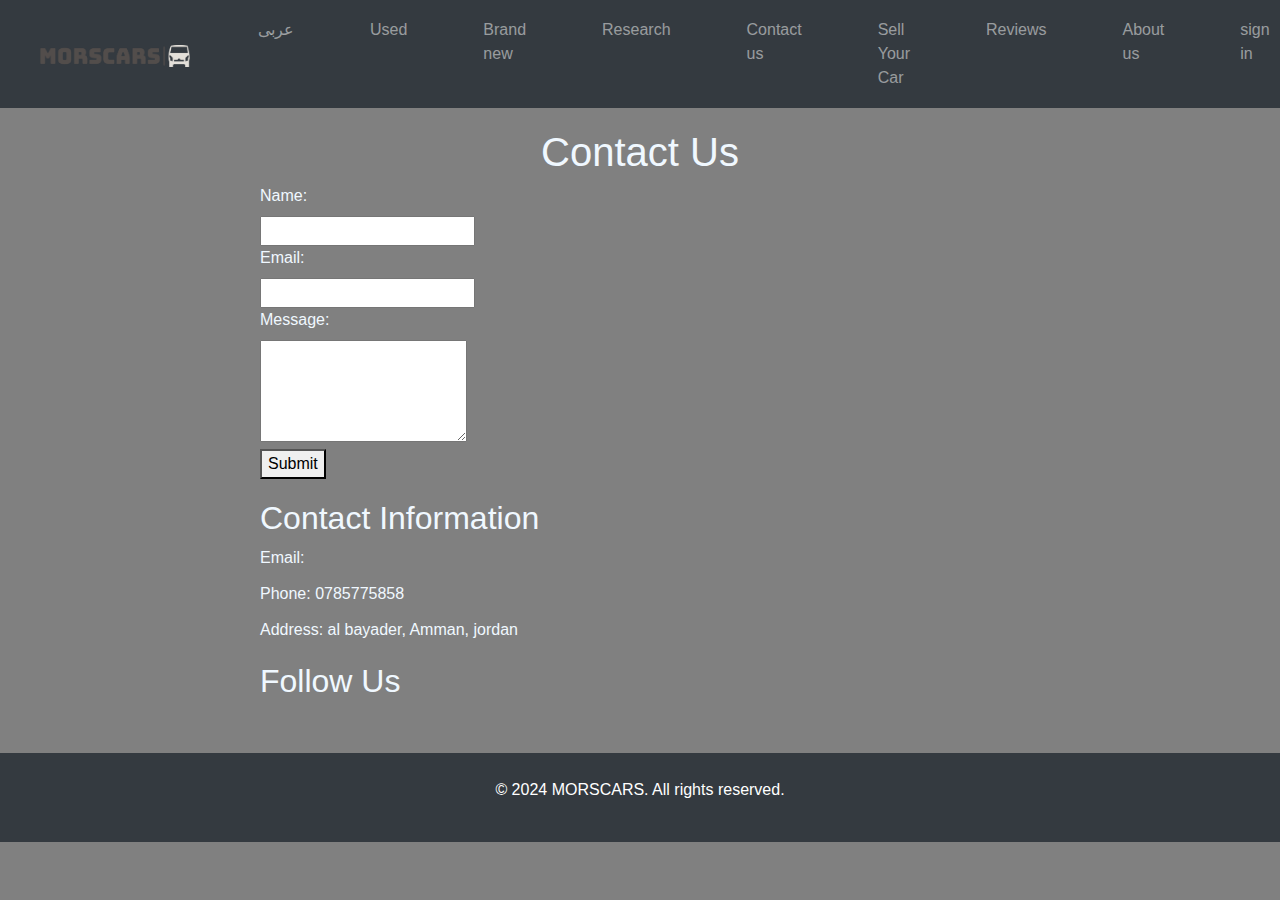
<file: contactus.html>
<!DOCTYPE html>
<html lang="en">
<head>
    <title>Contact Us</title>
    <link href="https://stackpath.bootstrapcdn.com/bootstrap/4.5.2/css/bootstrap.min.css" rel="stylesheet">
    <style>
     
        body {
            font-family: Arial, sans-serif;
            margin: 0;
            padding: 0;
        }
        .container {
            max-width: 800px;
            margin: 0 auto;
            padding: 20px;
        }
        h1 {
            text-align: center;
        }
        p {
            line-height: 1.9;
        }
        .contact-info {
            margin-top: 20px;
        }
        .contact-info p {
            margin-bottom: 10px;
        }
        .social-links {
            margin-top: 20px;
        }
        .social-links a {
            display: inline-block;
            margin-right: 10px;
        }
       
    </style>
     <link rel="stylesheet" href="nav1.css">
</head>
<nav class="navbar navbar-expand-lg navbar-dark bg-dark">
    <a class="navbar-brand" href="index.html">
        <img src="morscars.png" alt="MORSCARS.com" width="150">
    </a>
    <button class="navbar-toggler" type="button" data-toggle="collapse" data-target="#navbarNav" aria-controls="navbarNav" aria-expanded="false" aria-label="Toggle navigation">
        <span class="navbar-toggler-icon"></span>
    </button>
    <div class="collapse navbar-collapse" id="navbarNav">
        <ul class="navbar-nav ml-auto">
            <li class="nav-item"><a class="nav-link" href="testar.html">عربى</a></li>
            <li class="nav-item"><a class="nav-link" href="usedcar.html">Used</a></li>
            <li class="nav-item"><a class="nav-link" href="newcars.html">Brand new</a></li>
            <li class="nav-item"><a class="nav-link" href="resources.html">Research</a></li>
            <li class="nav-item"><a class="nav-link" href="contactus.html">Contact us</a></li>
            <li class="nav-item"><a class="nav-link" href="sellyourcar.html">Sell Your Car</a></li>
            <li class="nav-item"><a class="nav-link" href="reviews.html">Reviews</a></li>
            <li class="nav-item"><a class="nav-link" href="aboutus.html">About us</a></li>
            <li class="nav-item"><a class="nav-link" href="signin.html">sign in</a></li>
        </ul>
    </div>
</nav>
   
<div style="color: aliceblue;" class="container">
    <h1>Contact Us</h1>
    

    <form action="#" method="post">
        <label for="name">Name:</label><br>
        <input type="text" id="name" name="name" required><br>
        <label for="email">Email:</label><br>
        <input type="email" id="email" name="email" required><br>
        <label for="message">Message:</label><br>
        <textarea id="message" name="message" rows="4" required></textarea><br>
        <button type="submit">Submit</button>
    </form>
    
   
    <div style="color: aliceblue;" class="contact-info">
        <h2>Contact Information</h2>
        <p>Email: <a href="morscars@gmail.com">morscars@gmail.com</a></p>
        <p>Phone: 0785775858</p>
        <p>Address: al bayader, Amman, jordan</p>
    </div>
    
  
    <div class="social-links">
        <h2>Follow Us</h2>
        <a href="https://www.facebook.com/morscars" target="_blank">Facebook</a>
        <a href="https://twitter.com/Morscars" target="_blank">Twitter</a>
        <a href="https://www.instagram.com/MORSCARS" target="_blank">Instagram</a>
    </div>
</div>
<footer class="bg-dark text-white text-center py-4">
    <p>&copy; 2024 MORSCARS. All rights reserved.</p>
</footer>

<script src="https://code.jquery.com/jquery-3.5.1.slim.min.js"></script>
<script src="https://cdn.jsdelivr.net/npm/@popperjs/core@2.5.4/dist/umd/popper.min.js"></script>
<script src="https://stackpath.bootstrapcdn.com/bootstrap/4.5.2/js/bootstrap.min.js"></script>
<script src="script.js"></script>
</body>
</html>
</file>
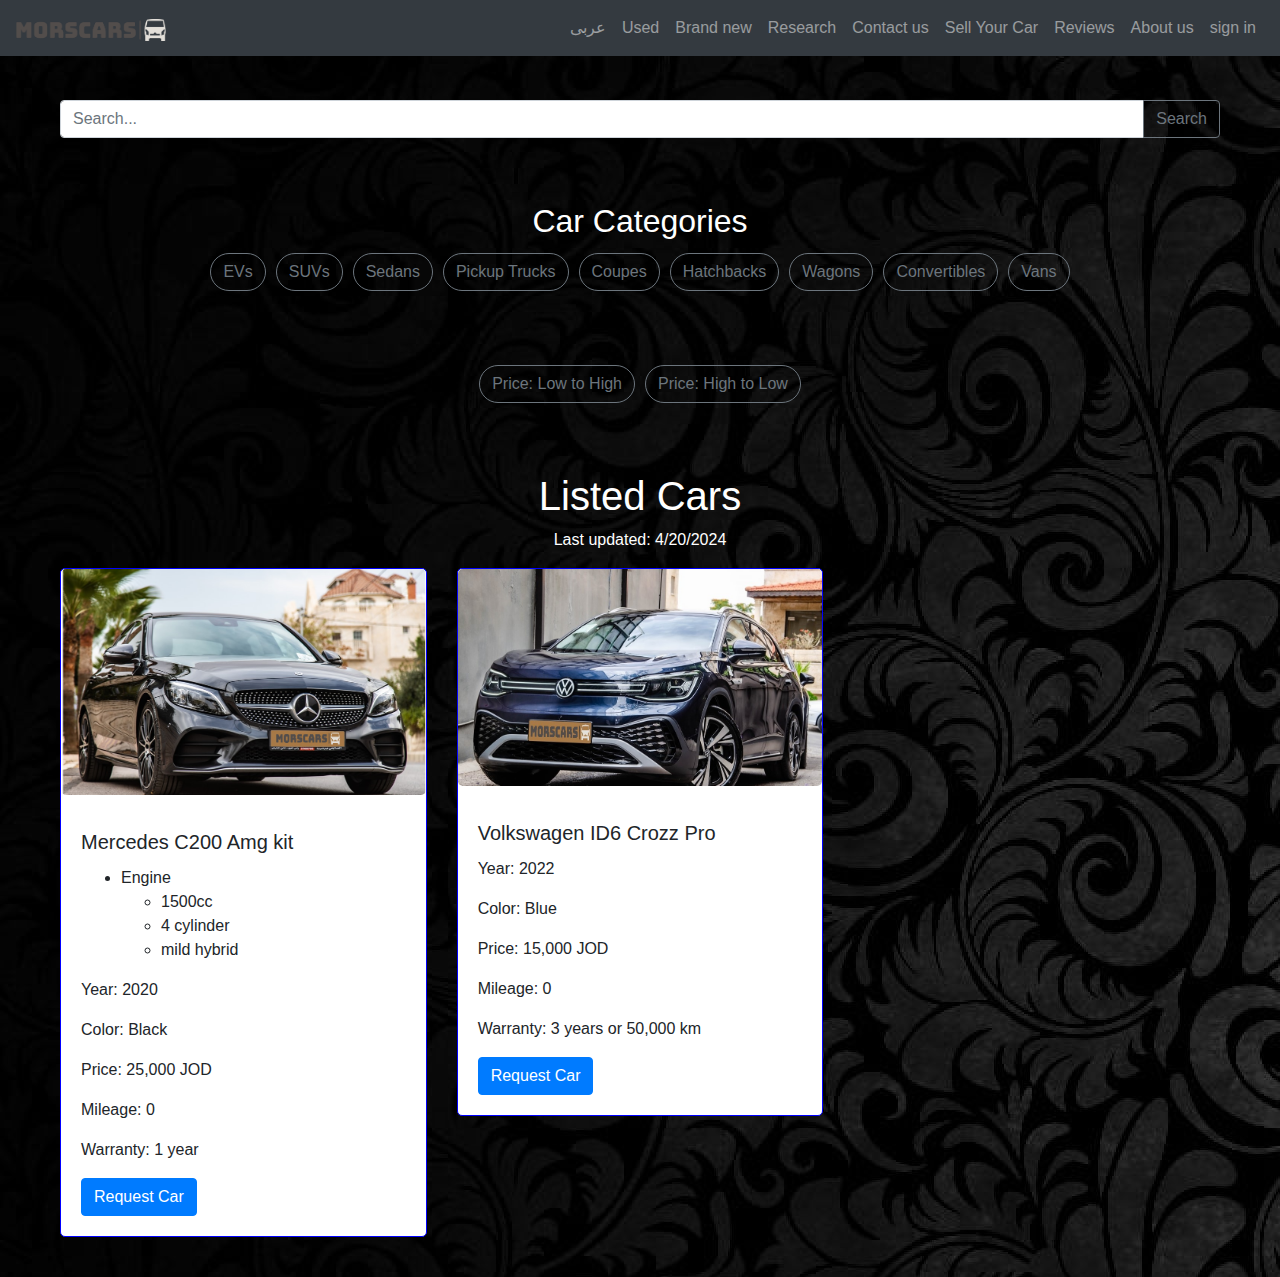
<file: newcars.html>
<!DOCTYPE html>
<html lang="en">
<head>
    <title>Brand New Cars</title>
    <link href="https://stackpath.bootstrapcdn.com/bootstrap/4.5.2/css/bootstrap.min.css" rel="stylesheet">
    <style>
         .navbar-red {
            background-color: red !important;
        }
        body {
            background-color: red;
            font-family: Arial, sans-serif; 
            margin: 0;
            padding: 0;
        }
        .container {
            max-width: 1200px;
            margin: 0 auto;
            padding: 20px;
        }
        .card {
            border: 1px solid blue;
            border-radius: 5px;
            margin-bottom: 20px;
            background-color: white;
            text-align: center;
        }
        .card img {
            border-radius: 5px;
            margin-bottom: 15px;
        }
        .card-body {
            text-align: left;
        }
        .btn-category, .btn-sort {
            border-radius: 50px;
            margin: 5px;
        }
        .btn-category.active, .btn-sort.active {
            background-color: black;
            color: white;
        }
        .cart-icon {
            position: fixed;
            top: 10px;
            left: 10px;
            width: 50px;
            height: 50px;
            cursor: pointer;
        }
        .cart-count {
            position: absolute;
            top: 0;
            right: 0;
            background-color: red;
            color: white;
            border-radius: 50%;
            width: 20px;
            height: 20px;
            display: flex;
            justify-content: center;
            align-items: center;
        }
        #cart-modal {
            position: fixed;
            top: 0;
            left: 0;
            width: 100%;
            height: 100%;
            background-color: rgba(0, 0, 0, 0.5);
            display: none;
            justify-content: center;
            align-items: center;
        }
        #cart-modal .modal-content {
            background-color: white;
            padding: 20px;
            border-radius: 5px;
            width: 300px;
            max-height: 80vh;
            overflow-y: auto;
        }
    </style>
</head>

<body style="background-image: url(backgound.jpg);">

    <nav class="navbar navbar-expand-lg navbar-dark bg-dark">
        <a class="navbar-brand" href="index.html">
            <img src="morscars.png" alt="MORSCARS.com" width="150">
        </a>
        <button class="navbar-toggler" type="button" data-toggle="collapse" data-target="#navbarNav" aria-controls="navbarNav" aria-expanded="false" aria-label="Toggle navigation">
            <span class="navbar-toggler-icon"></span>
        </button>
        <div class="collapse navbar-collapse" id="navbarNav">
            <ul class="navbar-nav ml-auto">
                <li class="nav-item"><a class="nav-link" href="testar.html">عربى</a></li>
                <li class="nav-item"><a class="nav-link" href="usedcar.html">Used</a></li>
                <li class="nav-item"><a class="nav-link" href="newcars.html">Brand new</a></li>
                <li class="nav-item"><a class="nav-link" href="resources.html">Research</a></li>
                <li class="nav-item"><a class="nav-link" href="contactus.html">Contact us</a></li>
                <li class="nav-item"><a class="nav-link" href="sellyourcar.html">Sell Your Car</a></li>
                <li class="nav-item"><a class="nav-link" href="reviews.html">Reviews</a></li>
                <li class="nav-item"><a class="nav-link" href="aboutus.html">About us</a></li>
                <li class="nav-item"><a class="nav-link" href="signin.html">sign in</a></li>
            </ul>
        </div>
    </nav>

  

    <!-- Search Bar -->
    <div class="container my-4">
        <div class="input-group">
            <input type="text" class="form-control" placeholder="Search..." id="search-input">
            <div class="input-group-append">
                <button class="btn btn-outline-secondary" id="search-btn">Search</button>
            </div>
        </div>
    </div>

    <!-- Categories Section -->
    <div class="container">
        <h2 class="text-center text-white">Car Categories</h2>
        <div class="d-flex flex-wrap justify-content-center">
            <button class="btn btn-outline-secondary btn-category" onclick="filterCategory('evs')">EVs</button>
            <button class="btn btn-outline-secondary btn-category" onclick="filterCategory('suvs')">SUVs</button>
            <button class="btn btn-outline-secondary btn-category" onclick="filterCategory('sedans')">Sedans</button>
            <button class="btn btn-outline-secondary btn-category" onclick="filterCategory('pickups')">Pickup Trucks</button>
            <button class="btn btn-outline-secondary btn-category" onclick="filterCategory('coupes')">Coupes</button>
            <button class="btn btn-outline-secondary btn-category" onclick="filterCategory('hatchbacks')">Hatchbacks</button>
            <button class="btn btn-outline-secondary btn-category" onclick="filterCategory('wagons')">Wagons</button>
            <button class="btn btn-outline-secondary btn-category" onclick="filterCategory('convertibles')">Convertibles</button>
            <button class="btn btn-outline-secondary btn-category" onclick="filterCategory('vans')">Vans</button>
        </div>
    </div>

    <!-- Sorting Section -->
    <div class="container my-4">
        <div class="d-flex justify-content-center">
            <button class="btn btn-outline-secondary btn-sort" onclick="sortCars('lowToHigh')">Price: Low to High</button>
            <button class="btn btn-outline-secondary btn-sort" onclick="sortCars('highToLow')">Price: High to Low</button>
        </div>
    </div>

    <!-- Cars Section -->
    <div class="container">
        <h1 class="text-center text-white">Listed Cars</h1>
        <p class="text-center text-white">Last updated: 4/20/2024</p>

        <div class="row" id="car-list">
            <div class="col-md-4 car evs" data-price="25000">
                <div class="card">
                    <img src="car1.png" alt="Car 1" class="card-img-top">
                    <div class="card-body">
                        <h5 class="card-title">Mercedes C200 Amg kit</h5>
                        <ul>
                            <li>Engine
                                <ul>
                                    <li>1500cc</li>
                                    <li>4 cylinder</li>
                                    <li>mild hybrid</li>
                                </ul>
                            </li>
                        </ul>
                        <p class="card-text">Year: 2020</p>
                        <p class="card-text">Color: Black</p>
                        <p class="card-text">Price: 25,000 JOD</p>
                        <p class="card-text">Mileage: 0</p>
                        <p class="card-text">Warranty: 1 year</p>
                        <button class="btn btn-primary" onclick="requestCar('Mercedes C200 Amg kit', 25000)">Request Car</button>
                    </div>
                </div>
            </div>

            <div class="col-md-4 car suvs" data-price="15000">
                <div class="card">
                    <img src="cars2.jpg" alt="Car 2" class="card-img-top">
                    <div class="card-body">
                        <h5 class="card-title">Volkswagen ID6 Crozz Pro</h5>
                        <p class="card-text">Year: 2022</p>
                        <p class="card-text">Color: Blue</p>
                        <p class="card-text">Price: 15,000 JOD</p>
                        <p class="card-text">Mileage: 0</p>
                        <p class="card-text">Warranty: 3 years or 50,000 km</p>
                        <button class="btn btn-primary" onclick="requestCar('Volkswagen ID6 Crozz Pro', 15000)">Request Car</button>
                    </div>
                </div>
            </div>
          
            <script src="https://code.jquery.com/jquery-3.5.1.slim.min.js"></script>
            <script src="https://cdn.jsdelivr.net/npm/@popperjs/core@2.5.4/dist/umd/popper.min.js"></script>
            <script src="https://stackpath.bootstrapcdn.com/bootstrap/4.5.2/js/bootstrap.min.js"></script>
            <script>
                function filterCategory(category) {
                    // Remove active class from all buttons
                    document.querySelectorAll('.btn-category').forEach(button => {
                        button.classList.remove('active');
                    });
        
                    // Add active class to the clicked button
                    event.target.classList.add('active');
        
                    // Show/hide cars based on category
                    document.querySelectorAll('.car').forEach(car => {
                        if (car.classList.contains(category)) {
                            car.style.display = 'block';
                        } else {
                            car.style.display = 'none';
                        }
                    });
                }
        
                function cardClick(carName) {
                    alert('You clicked on ' + carName);
                }
        
                function sortCars(order) {
                    const carList = document.getElementById('car-list');
                    const cars = Array.from(carList.getElementsByClassName('car'));
        
                    cars.sort((a, b) => {
                        const priceA = parseFloat(a.getAttribute('data-price'));
                        const priceB = parseFloat(b.getAttribute('data-price'));
                        return order === 'lowToHigh' ? priceA - priceB : priceB - priceA;
                    });
        
                    carList.innerHTML = '';
                    cars.forEach(car => {
                        carList.appendChild(car);
                    });
        
                    // Remove active class from all sort buttons
                    document.querySelectorAll('.btn-sort').forEach(button => {
                        button.classList.remove('active');
                    });
        
                    // Add active class to the clicked button
                    event.target.classList.add('active');
                }
        
                document.addEventListener('DOMContentLoaded', function () {
                    const searchBtn = document.getElementById('search-btn');
                    const searchInput = document.getElementById('search-input');
        
                    searchBtn.addEventListener('click', function () {
                        alert('Searching for: ' + searchInput.value);
                    });
        
                    filterCategory('evs'); // Default to EVs category
                    
                })
                
                
                ;
            </script>
        </body>
        </html>
</file>
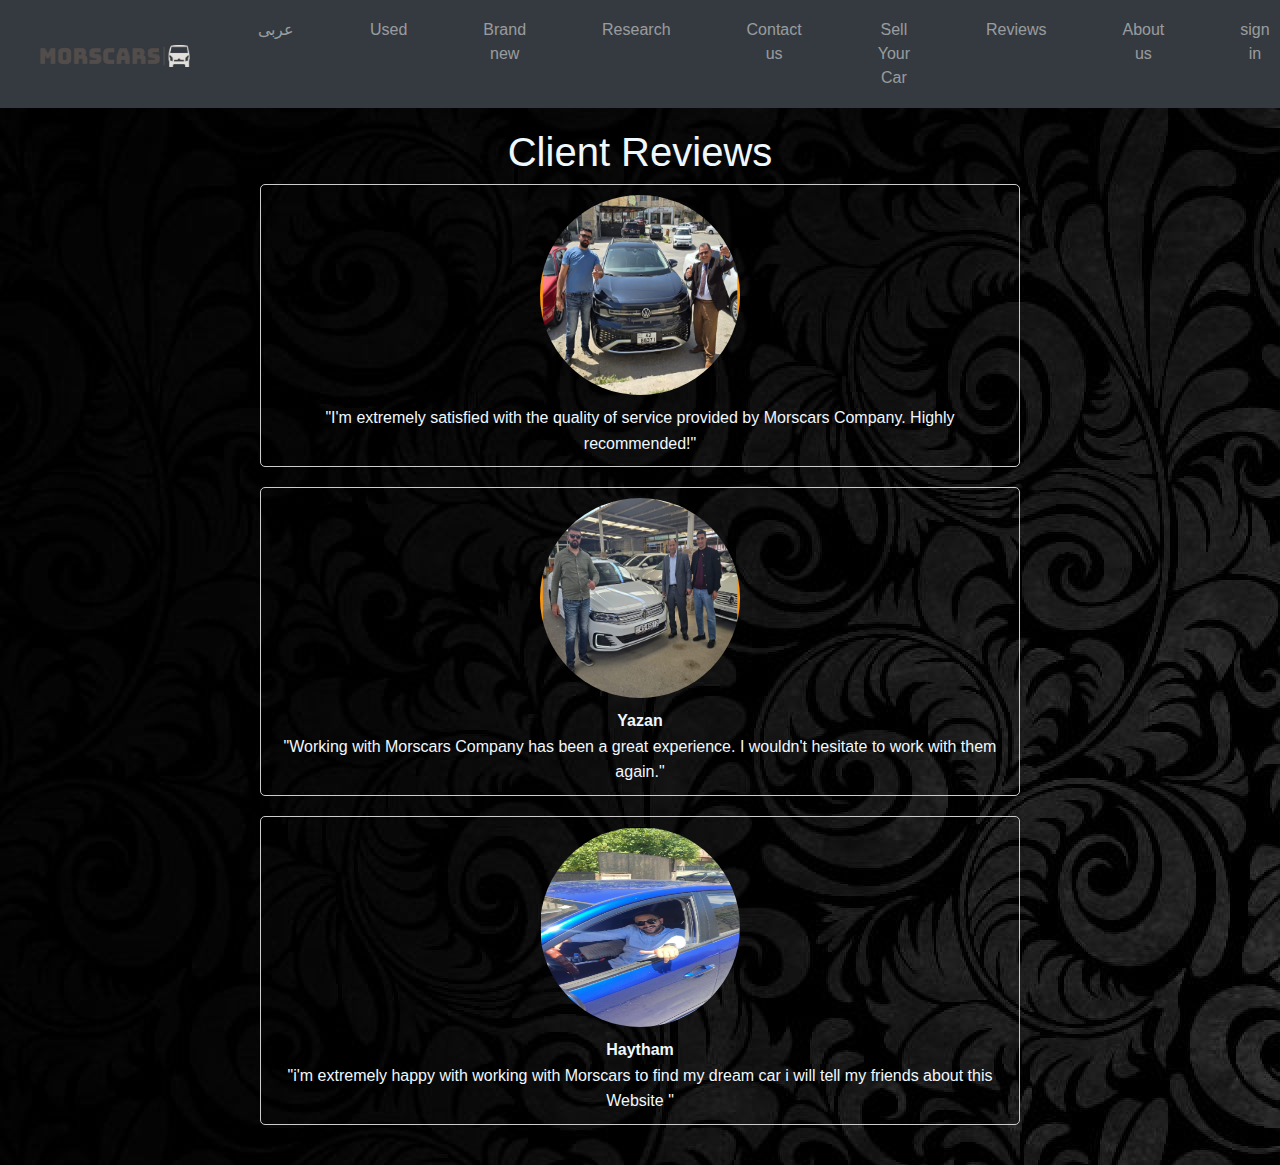
<file: reviews.html>
<!DOCTYPE html>
<html lang="en">
<head>
    <title>Reviews</title>
    <link href="https://stackpath.bootstrapcdn.com/bootstrap/4.5.2/css/bootstrap.min.css" rel="stylesheet">
    <style>
      
        body {
             background-color: white; 
            font-family: Arial, sans-serif;
            margin: 0;
            padding: 0;
            text-align: center;
        }
        .testimonial {
            margin-bottom: 20px;
            padding: 10px;
            border: 1px solid #ccc;
            border-radius: 5px;
            display: inline-block;
            text-align: center;
        }
        .testimonial img {
            width: 200px;
            height: 200px;
            border-radius: 50%;
            margin-bottom: 10px;
        }
        .testimonial p {
            margin: 0;
        }
       

    </style>
     <link rel="stylesheet" href="nav1.css">
</head>

<body style="background-image: url('backgound.jpg');">
    <nav class="navbar navbar-expand-lg navbar-dark bg-dark">
        <a class="navbar-brand" href="index.html">
            <img src="morscars.png" alt="MORSCARS.com" width="150">
        </a>
        <button class="navbar-toggler" type="button" data-toggle="collapse" data-target="#navbarNav" aria-controls="navbarNav" aria-expanded="false" aria-label="Toggle navigation">
            <span class="navbar-toggler-icon"></span>
        </button>
        <div class="collapse navbar-collapse" id="navbarNav">
            <ul class="navbar-nav ml-auto">
                <li class="nav-item"><a class="nav-link" href="testar.html">عربى</a></li>
                <li class="nav-item"><a class="nav-link" href="usedcar.html">Used</a></li>
                <li class="nav-item"><a class="nav-link" href="newcars.html">Brand new</a></li>
                <li class="nav-item"><a class="nav-link" href="resources.html">Research</a></li>
                <li class="nav-item"><a class="nav-link" href="contactus.html">Contact us</a></li>
                <li class="nav-item"><a class="nav-link" href="sellyourcar.html">Sell Your Car</a></li>
                <li class="nav-item"><a class="nav-link" href="reviews.html">Reviews</a></li>
                <li class="nav-item"><a class="nav-link" href="aboutus.html">About us</a></li>
                <li class="nav-item"><a class="nav-link" href="signin.html">sign in</a></li>
            </ul>
        </div>
    </nav>

  

  

<div style="color: aliceblue;" class="container">
    <h1>Client Reviews</h1>
    

    <div class="testimonial">
        <img src="sold.jpg" alt="Client 1">
        <p><strong> </strong> </p>
        <p>"I'm extremely satisfied with the quality of service provided by Morscars Company. Highly recommended!"</p>
    
    </div>
    
   
    <div class="testimonial">
        <img src="ibora.jpg" alt="Client 2">
        <p><strong> Yazan</strong> </p>
        <p>"Working with Morscars Company has been a great experience. I wouldn't hesitate to work with them again."</p>
       
    </div>

<div class="testimonial">
    <img src="Capture.PNG" alt="Client 3">
    <p><strong> Haytham</strong> </p>
    <p>"i'm extremely happy with working with Morscars to find my dream car i will tell my friends about this Website "</p>
   
</div>
</div>
</body>
</html>
</file>
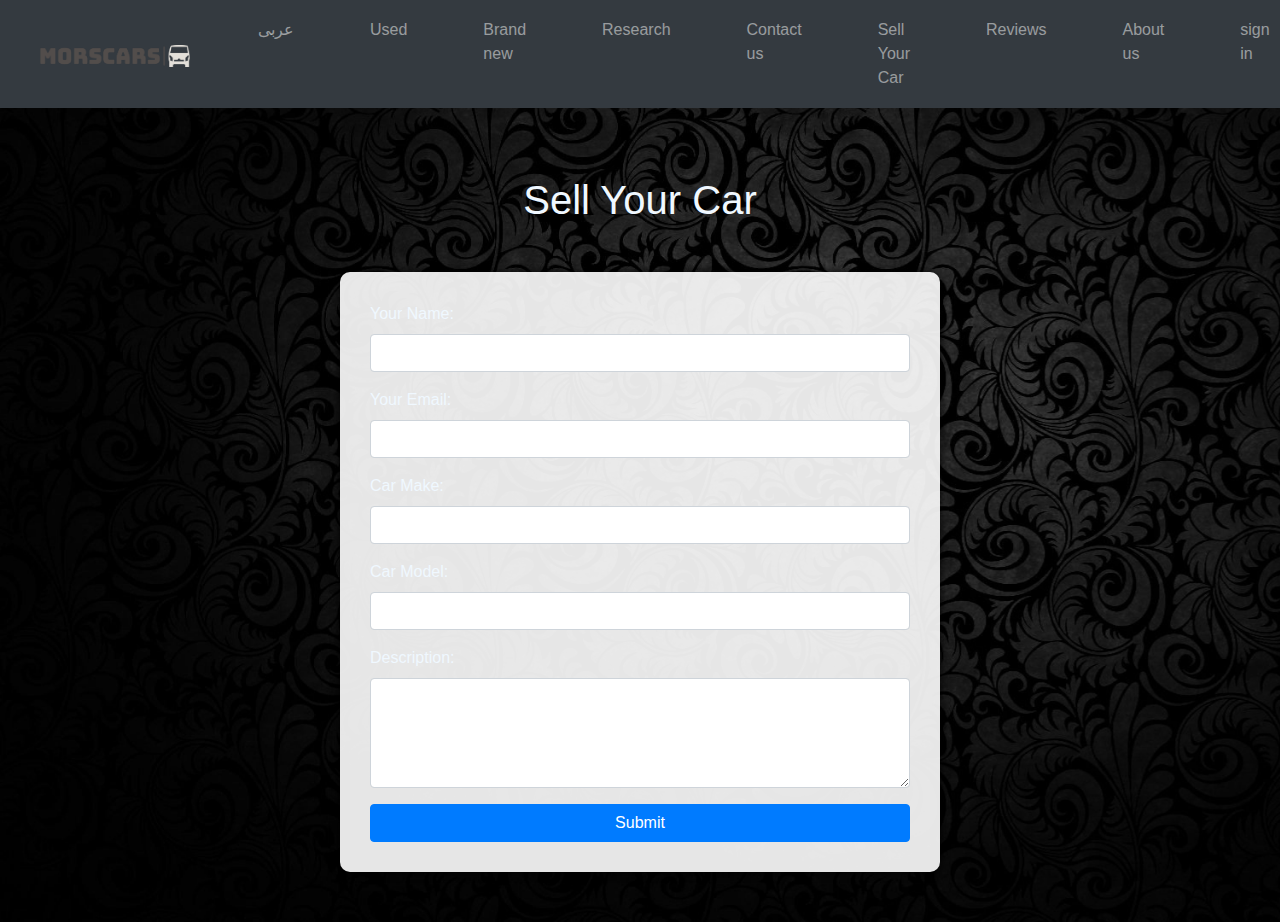
<file: sellyourcar.html>
<!DOCTYPE html>
<html lang="en">
<head>
    <link rel="stylesheet" href="https://stackpath.bootstrapcdn.com/bootstrap/4.5.2/css/bootstrap.min.css">
    <link rel="stylesheet" href="nav1.css">
    <title>Sell Your Car</title>
    <style>
        body {
            background-image: url('backgound.jpg');
            background-size: cover;
            font-family: Arial, sans-serif;
        }
        .navbar img {
            width: 150px;
            height: auto;
        }
        .form-container {
            background-color: rgba(255, 255, 255, 0.9);
            padding: 30px;
            border-radius: 10px;
            max-width: 600px;
            margin: 30px auto;
            box-shadow: 0px 0px 10px 0px #000;
        }
        h1, label {
            color: aliceblue;
        }
    </style>
</head>
<body>
    <nav class="navbar navbar-expand-lg navbar-dark bg-dark">
        <a class="navbar-brand" href="index.html">
            <img src="morscars.png" alt="MORSCARS.com">
        </a>
        <button class="navbar-toggler" type="button" data-toggle="collapse" data-target="#navbarNav" aria-controls="navbarNav" aria-expanded="false" aria-label="Toggle navigation">
            <span class="navbar-toggler-icon"></span>
        </button>
        <div class="collapse navbar-collapse" id="navbarNav">
            <ul class="navbar-nav ml-auto">
                <li class="nav-item"><a class="nav-link" href="testar.html">عربى</a></li>
                <li class="nav-item"><a class="nav-link" href="usedcar.html">Used</a></li>
                <li class="nav-item"><a class="nav-link" href="newcars.html">Brand new</a></li>
                <li class="nav-item"><a class="nav-link" href="resources.html">Research</a></li>
                <li class="nav-item"><a class="nav-link" href="contactus.html">Contact us</a></li>
                <li class="nav-item"><a class="nav-link" href="sellyourcar.html">Sell Your Car</a></li>
                <li class="nav-item"><a class="nav-link" href="reviews.html">Reviews</a></li>
                <li class="nav-item"><a class="nav-link" href="aboutus.html">About us</a></li>
                <li class="nav-item"><a class="nav-link" href="signin.html">sign in</a></li>
            </ul>
        </div>
    </nav>
    
    <div class="container">
        <h1 class="text-center my-5">Sell Your Car</h1>
        <div class="form-container">
            <form action="#" method="post">
                <div class="form-group">
                    <label for="name">Your Name:</label>
                    <input type="text" class="form-control" id="name" name="name" required>
                </div>
                <div class="form-group">
                    <label for="email">Your Email:</label>
                    <input type="email" class="form-control" id="email" name="email" required>
                </div>
                <div class="form-group">
                    <label for="car_make">Car Make:</label>
                    <input type="text" class="form-control" id="car_make" name="car_make" required>
                </div>
                <div class="form-group">
                    <label for="car_model">Car Model:</label>
                    <input type="text" class="form-control" id="car_model" name="car_model" required>
                </div>
                <div class="form-group">
                    <label for="description">Description:</label>
                    <textarea class="form-control" id="description" name="description" rows="4" required></textarea>
                </div>
                <button type="submit" class="btn btn-primary btn-block">Submit</button>
            </form>
        </div>
    </div>

    <script src="https://code.jquery.com/jquery-3.5.1.slim.min.js"></script>
    <script src="https://cdn.jsdelivr.net/npm/@popperjs/core@2.5.4/dist/umd/popper.min.js"></script>
    <script src="https://stackpath.bootstrapcdn.com/bootstrap/4.5.2/js/bootstrap.min.js"></script>
</body>
</html>
</file>
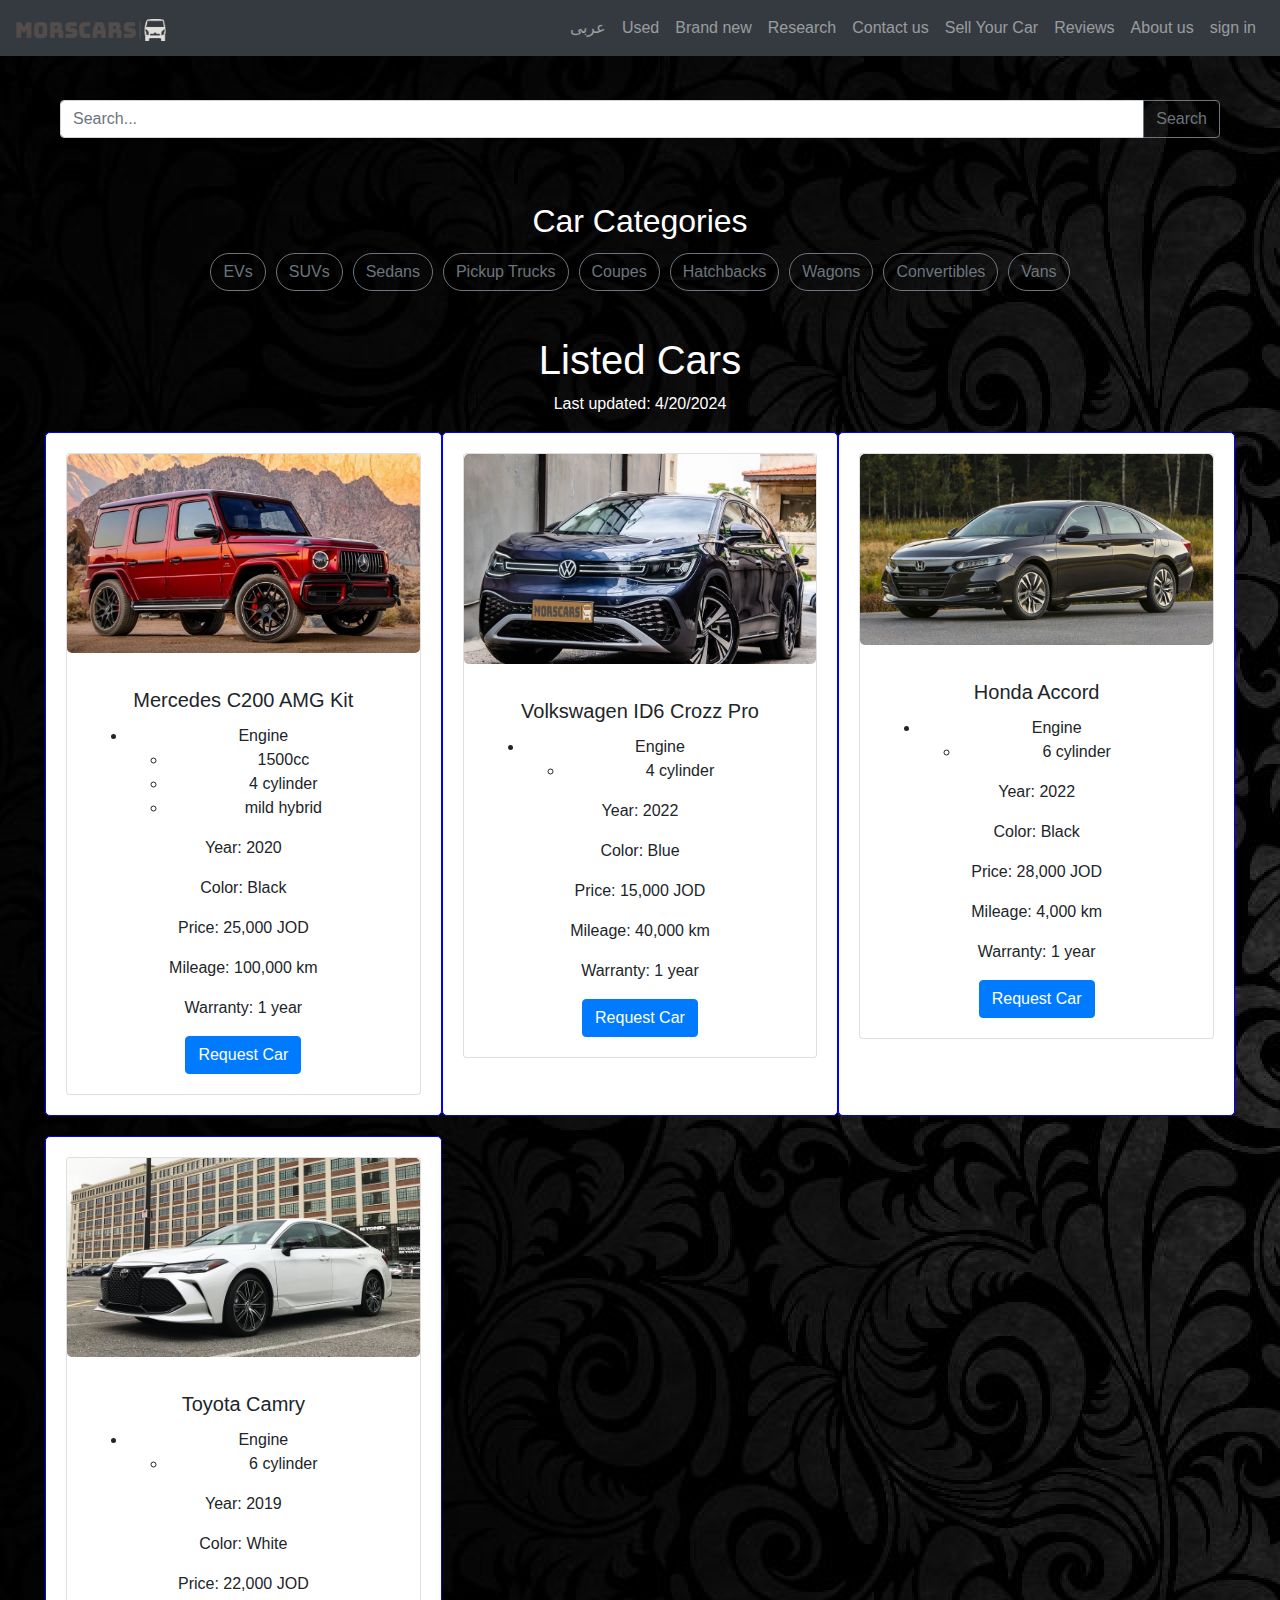
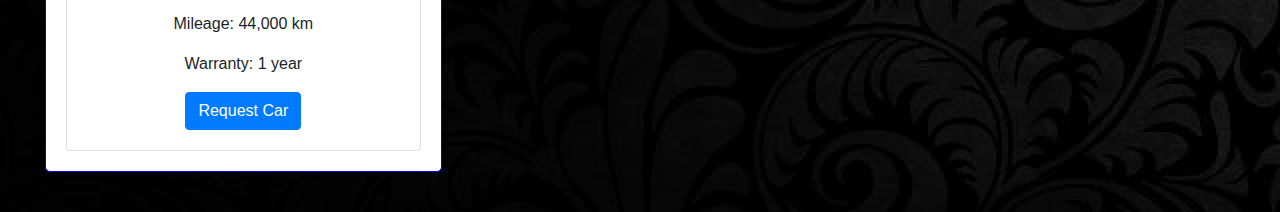
<file: usedcar.html>
<!DOCTYPE html>
<html lang="en">
<head>
    <title>Brand New Cars</title>
    <link href="https://stackpath.bootstrapcdn.com/bootstrap/4.5.2/css/bootstrap.min.css" rel="stylesheet">
    <style>
        body {
            background-color: gray;
            font-family: Arial, sans-serif; 
            margin: 0;
            padding: 0;
        }
        .container {
            max-width: 1200px;
            margin: 0 auto;
            padding: 20px;
        }
        .car, .category {
            border: 1px solid blue;
            border-radius: 5px;
            padding: 20px;
            margin-bottom: 20px;
            background-color: white;
            text-align: center;
        }
        .car img, .category img {
            max-width: 100%;
            border-radius: 5px;
            margin-bottom: 15px;
        }
        .car-details {
            text-align: left;
        }
        .btn-category {
            border-radius: 50px;
            margin: 5px;
        }
        .btn-category.active {
            background-color: black;
            color: white;
        }
    </style>
</head>

<body style="background-image: url(backgound.jpg);">
  
    <nav class="navbar navbar-expand-lg navbar-dark bg-dark">
        <a class="navbar-brand" href="index.html">
            <img src="morscars.png" alt="MORSCARS.com" width="150">
        </a>
        <button class="navbar-toggler" type="button" data-toggle="collapse" data-target="#navbarNav" aria-controls="navbarNav" aria-expanded="false" aria-label="Toggle navigation">
            <span class="navbar-toggler-icon"></span>
        </button>
        <div class="collapse navbar-collapse" id="navbarNav">
            <ul class="navbar-nav ml-auto">
                <li class="nav-item"><a class="nav-link" href="testar.html">عربى</a></li>
                <li class="nav-item"><a class="nav-link" href="usedcar.html">Used</a></li>
                <li class="nav-item"><a class="nav-link" href="newcars.html">Brand new</a></li>
                <li class="nav-item"><a class="nav-link" href="resources.html">Research</a></li>
                <li class="nav-item"><a class="nav-link" href="contactus.html">Contact us</a></li>
                <li class="nav-item"><a class="nav-link" href="sellyourcar.html">Sell Your Car</a></li>
                <li class="nav-item"><a class="nav-link" href="reviews.html">Reviews</a></li>
                <li class="nav-item"><a class="nav-link" href="aboutus.html">About us</a></li>
                <li class="nav-item"><a class="nav-link" href="signin.html">sign in</a></li>
            </ul>
        </div>
    </nav>

    <!-- Search Bar -->
    <div class="container my-4">
        <div class="input-group">
            <input type="text" class="form-control" placeholder="Search..." id="search-input">
            <div class="input-group-append">
                <button class="btn btn-outline-secondary" id="search-btn">Search</button>
            </div>
        </div>
    </div>

    <!-- Categories Section -->
    <div class="container">
        <h2 class="text-center text-white">Car Categories</h2>
        <div class="d-flex flex-wrap justify-content-center">
            <button class="btn btn-outline-secondary btn-category" onclick="filterCategory('evs')">EVs</button>
            <button class="btn btn-outline-secondary btn-category" onclick="filterCategory('suvs')">SUVs</button>
            <button class="btn btn-outline-secondary btn-category" onclick="filterCategory('sedans')">Sedans</button>
            <button class="btn btn-outline-secondary btn-category" onclick="filterCategory('pickups')">Pickup Trucks</button>
            <button class="btn btn-outline-secondary btn-category" onclick="filterCategory('coupes')">Coupes</button>
            <button class="btn btn-outline-secondary btn-category" onclick="filterCategory('hatchbacks')">Hatchbacks</button>
            <button class="btn btn-outline-secondary btn-category" onclick="filterCategory('wagons')">Wagons</button>
            <button class="btn btn-outline-secondary btn-category" onclick="filterCategory('convertibles')">Convertibles</button>
            <button class="btn btn-outline-secondary btn-category" onclick="filterCategory('vans')">Vans</button>
        </div>
    </div>

    <!-- Cars Section -->
    <div class="container">
        <h1 class="text-center text-white">Listed Cars</h1>
        <p class="text-center text-white">Last updated: 4/20/2024</p>
    
        <div class="row" id="car-list">
            <div class="col-md-4 car evs" data-price="25000 JOD">
                <div class="card">
                    <img src="mercedes_benz_g_class.jpeg" alt="Car 1" class="card-img-top">
                    <div class="card-body">
                        <h5 class="card-title">Mercedes C200 AMG Kit</h5>
                        <ul>
                            <li>Engine
                                <ul>
                                    <li>1500cc</li>
                                    <li>4 cylinder</li>
                                    <li>mild hybrid</li>
                                </ul>
                            </li>
                        </ul>
                        <p class="card-text">Year: 2020</p>
                        <p class="card-text">Color: Black</p>
                        <p class="card-text">Price: 25,000 JOD</p>
                        <p class="card-text">Mileage: 100,000 km</p>
                        <p class="card-text">Warranty: 1 year</p>
                        <button class="btn btn-primary" onclick="requestCar('Mercedes C200 AMG Kit', 25000)">Request Car</button>
                    </div>
                </div>
            </div>
    
            <div class="col-md-4 car suvs" data-price="15000 JOD">
                <div class="card">
                    <img src="cars2.jpg" alt="Car 2" class="card-img-top">
                    <div class="card-body">
                        <h5 class="card-title">Volkswagen ID6 Crozz Pro</h5>
                        <ul>
                            <li>Engine
                                <ul>
                                    <li>4 cylinder</li>
                                </ul>
                            </li>
                        </ul>
                        <p class="card-text">Year: 2022</p>
                        <p class="card-text">Color: Blue</p>
                        <p class="card-text">Price: 15,000 JOD</p>
                        <p class="card-text">Mileage: 40,000 km</p>
                        <p class="card-text">Warranty: 1 year</p>
                        <button class="btn btn-primary" onclick="requestCar('Volkswagen ID6 Crozz Pro', 15000)">Request Car</button>
                    </div>
                </div>
            </div>
    
            <div class="col-md-4 car sedans" data-price="28000 JOD">
                <div class="card">
                    <img src="accord-7.jpeg" alt="Car 3" class="card-img-top">
                    <div class="card-body">
                        <h5 class="card-title">Honda Accord</h5>
                        <ul>
                            <li>Engine
                                <ul>
                                    <li>6 cylinder</li>
                                </ul>
                            </li>
                        </ul>
                        <p class="card-text">Year: 2022</p>
                        <p class="card-text">Color: Black</p>
                        <p class="card-text">Price: 28,000 JOD</p>
                        <p class="card-text">Mileage: 4,000 km</p>
                        <p class="card-text">Warranty: 1 year</p>
                        <button class="btn btn-primary" onclick="requestCar('Honda Accord', 28000)">Request Car</button>
                    </div>
                </div>
            </div>
    
            <div class="col-md-4 car sedans" data-price="22000 JOD">
                <div class="card">
                    <img src="R.jpeg" alt="Car 4" class="card-img-top">
                    <div class="card-body">
                        <h5 class="card-title">Toyota Camry</h5>
                        <ul>
                            <li>Engine
                                <ul>
                                    <li>6 cylinder</li>
                                </ul>
                            </li>
                        </ul>
                        <p class="card-text">Year: 2019</p>
                        <p class="card-text">Color: White</p>
                        <p class="card-text">Price: 22,000 JOD</p>
                        <p class="card-text">Mileage: 44,000 km</p>
                        <p class="card-text">Warranty: 1 year</p>
                        <button class="btn btn-primary" onclick="requestCar('Toyota Camry', 22000)">Request Car</button>
                    </div>
                </div>
            </div>
        </div>
    </div>
    

    <script src="https://code.jquery.com/jquery-3.5.1.slim.min.js"></script>
    <script src="https://cdn.jsdelivr.net/npm/@popperjs/core@2.5.4/dist/umd/popper.min.js"></script>
    <script src="https://stackpath.bootstrapcdn.com/bootstrap/4.5.2/js/bootstrap.min.js"></script>
    <script>
        function filterCategory(category) {
            // Remove active class from all buttons
            document.querySelectorAll('.btn-category').forEach(button => {
                button.classList.remove('active');
            });

            // Add active class to the clicked button
            event.target.classList.add('active');

            // Show/hide cars based on category
            document.querySelectorAll('.car').forEach(car => {
                if (car.classList.contains(category)) {
                    car.style.display = 'block';
                } else {
                    car.style.display = 'none';
                }
            });
        }

        document.addEventListener('DOMContentLoaded', function () {
            const searchBtn = document.getElementById('search-btn');
            const searchInput = document.getElementById('search-input');

            searchBtn.addEventListener('click', function () {
                alert('Searching for: ' + searchInput.value);
            });

            const cars = document.querySelectorAll('.car');
            cars.forEach(car => {
                car.addEventListener('click', function () {
                    const carName = this.querySelector('.car-details h2').innerText;
                    alert('You clicked on ' + carName);
                });
            });

            filterCategory('evs'); // Default to EVs category
        });
    </script>
</body>

</html>
</file>
<file: nav1.css>
body { 
  background-color: gray;
    font-family: Arial, sans-serif; 
    margin: 0 auto; 
    padding: 0 auto; 
}
       .navbar { 
        background-color: orange; 
        color: white; 
        display: flex; 
        justify-content:start; 
        align-items: center; padding: 10px; }
        .navbar a { 
            color:white; 
            text-decoration: none; 
            margin: 0 30px; }
        .search-bar { 
            position: absolute; 
            top: 10px;
             right: 10px; 
            display: flex; 
            align-items: center; }
        .search-input { 
            border: none; 
            padding: 5px; 
        }
        .sign-in { 
            margin-left: 10px; }
            .picture-block {
                position: absolute;
                bottom: 0; 
                left: 10; 
                width: 100%; 
                text-align: start; 
            }
            .picture-block img {
                width: 100%; 
                height: 100%; 
            }
            .welcome-text {
                position: absolute;
                margin-top: 90% ;
                margin-left: 25%;
                color: aliceblue;
                font-size: 30px;
                text-align: center;
                
              
               
     
            }
            
            
            .navbar img { 
                width: 150px; 
                height: auto; 
            }
        a:link{
                color: gray;
            }
            a:visited{
                color: gray;
            }
            a:hover{
                color: chartreuse;
            }
            a:active{
                color: red;
            }
            div:hover{
                color: brown;
            }
        
        .container {
            max-width: 800px;
            margin: 0 auto;
            padding: 20px;
        }
        h1 {
            text-align: center;
        }
        p {
            line-height: 1.6;
        }
        .car {
            border: 1px solid white;
            border-radius: 5px;
            padding: 20px;
            margin-bottom: 20px;
        }
        .car img {
            max-width: 100%;
            border-radius: 50px;
            margin-bottom: 15px;
        }
        .car-details {
            text-align: left;
        }
        .indexImgLinks{
            align-items:center;
            display: flex;
            flex-direction: column;
            text-decoration: none;
            color: aliceblue;
            font-size: 22px;
            font-family: Verdana, Geneva, Tahoma, sans-serif;
          }
</file>
